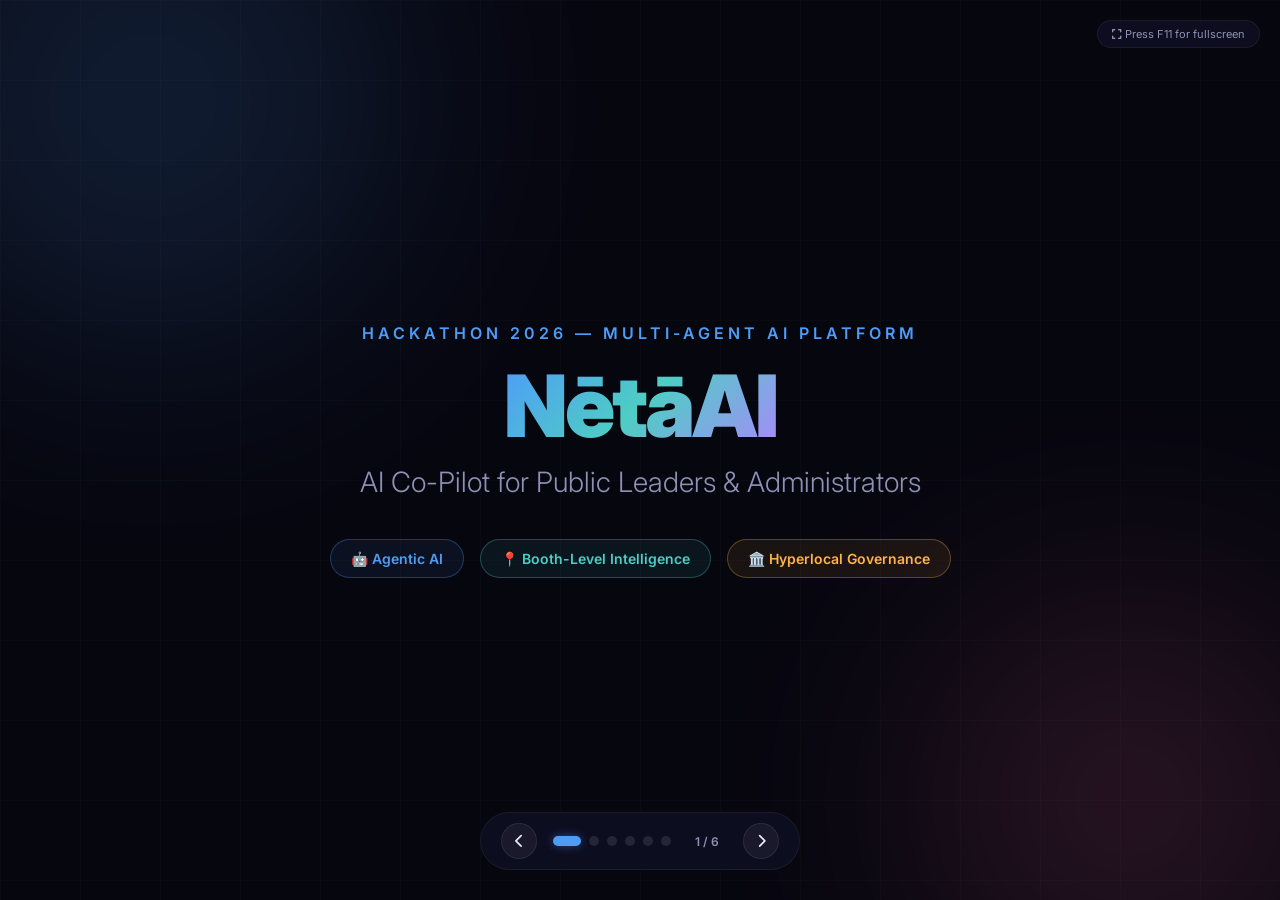
<file: pitch.html>
<!DOCTYPE html>
<html lang="en">
<head>
    <meta charset="UTF-8">
    <meta name="viewport" content="width=device-width, initial-scale=1.0">
    <title>NētāAI — Pitch Deck</title>
    <link rel="preconnect" href="https://fonts.googleapis.com">
    <link rel="preconnect" href="https://fonts.gstatic.com" crossorigin>
    <link href="https://fonts.googleapis.com/css2?family=Inter:wght@300;400;500;600;700;800;900&display=swap" rel="stylesheet">
    <link rel="stylesheet" href="https://cdnjs.cloudflare.com/ajax/libs/font-awesome/6.5.1/css/all.min.css">
    <style>
        *, *::before, *::after { margin: 0; padding: 0; box-sizing: border-box; }

        :root {
            --bg: #06060f;
            --blue: #4F9CF7;
            --green: #4ECDC4;
            --amber: #FFB347;
            --rose: #FF6B9D;
            --purple: #A78BFA;
            --text: #e8eaf6;
            --muted: #8e91b5;
        }

        body {
            font-family: 'Inter', sans-serif;
            background: var(--bg);
            color: var(--text);
            overflow: hidden;
            height: 100vh;
            cursor: default;
        }

        /* Slide Container */
        .slides-wrapper {
            position: relative;
            width: 100vw;
            height: 100vh;
        }

        .slide {
            position: absolute;
            inset: 0;
            display: flex;
            flex-direction: column;
            align-items: center;
            justify-content: center;
            padding: 60px 80px;
            opacity: 0;
            transform: translateX(60px);
            transition: all 0.6s cubic-bezier(0.4, 0, 0.2, 1);
            pointer-events: none;
            overflow: hidden;
        }

        .slide.active {
            opacity: 1;
            transform: translateX(0);
            pointer-events: auto;
        }

        .slide.exit-left {
            opacity: 0;
            transform: translateX(-60px);
        }

        /* Background effects */
        .slide::before {
            content: '';
            position: absolute;
            inset: 0;
            background-image:
                linear-gradient(rgba(255,255,255,0.015) 1px, transparent 1px),
                linear-gradient(90deg, rgba(255,255,255,0.015) 1px, transparent 1px);
            background-size: 80px 80px;
            pointer-events: none;
        }

        .slide-glow {
            position: absolute;
            border-radius: 50%;
            filter: blur(120px);
            opacity: 0.15;
            pointer-events: none;
        }

        /* ========== SLIDE 1: Title ========== */
        .slide-1 .glow-1 { width: 500px; height: 500px; background: var(--blue); top: -150px; left: -100px; }
        .slide-1 .glow-2 { width: 400px; height: 400px; background: var(--rose); bottom: -100px; right: -50px; }

        .title-pre {
            font-size: 16px;
            font-weight: 600;
            letter-spacing: 4px;
            color: var(--blue);
            text-transform: uppercase;
            margin-bottom: 20px;
            opacity: 0;
            animation: fadeUp 0.6s 0.3s forwards;
        }

        .title-main {
            font-size: 86px;
            font-weight: 900;
            letter-spacing: -3px;
            line-height: 1;
            background: linear-gradient(135deg, var(--blue), var(--green), var(--purple));
            -webkit-background-clip: text;
            -webkit-text-fill-color: transparent;
            background-clip: text;
            margin-bottom: 16px;
            opacity: 0;
            animation: fadeUp 0.6s 0.5s forwards;
        }

        .title-sub {
            font-size: 28px;
            font-weight: 300;
            color: var(--muted);
            margin-bottom: 40px;
            opacity: 0;
            animation: fadeUp 0.6s 0.7s forwards;
        }

        .title-badges {
            display: flex;
            gap: 16px;
            opacity: 0;
            animation: fadeUp 0.6s 0.9s forwards;
        }

        .title-badge {
            padding: 10px 20px;
            border-radius: 50px;
            font-size: 14px;
            font-weight: 600;
            border: 1px solid;
        }

        .title-badge.b1 { border-color: rgba(79,156,247,0.3); color: var(--blue); background: rgba(79,156,247,0.08); }
        .title-badge.b2 { border-color: rgba(78,205,196,0.3); color: var(--green); background: rgba(78,205,196,0.08); }
        .title-badge.b3 { border-color: rgba(255,179,71,0.3); color: var(--amber); background: rgba(255,179,71,0.08); }

        @keyframes fadeUp {
            from { opacity: 0; transform: translateY(20px); }
            to { opacity: 1; transform: translateY(0); }
        }

        /* ========== SLIDE 2: Problem ========== */
        .slide-header {
            font-size: 13px;
            font-weight: 700;
            letter-spacing: 3px;
            color: var(--blue);
            text-transform: uppercase;
            margin-bottom: 12px;
            text-align: center;
        }

        .slide-title {
            font-size: 48px;
            font-weight: 800;
            letter-spacing: -1.5px;
            text-align: center;
            margin-bottom: 40px;
            line-height: 1.15;
        }

        .problem-grid {
            display: grid;
            grid-template-columns: repeat(3, 1fr);
            gap: 24px;
            max-width: 1100px;
            width: 100%;
        }

        .problem-card {
            background: rgba(15,15,35,0.7);
            border: 1px solid rgba(255,255,255,0.06);
            border-radius: 16px;
            padding: 32px;
            text-align: center;
        }

        .problem-card .p-icon {
            font-size: 40px;
            margin-bottom: 16px;
        }

        .problem-card h3 {
            font-size: 18px;
            font-weight: 700;
            margin-bottom: 8px;
        }

        .problem-card p {
            font-size: 14px;
            color: var(--muted);
            line-height: 1.6;
        }

        /* ========== SLIDE 3: Solution ========== */
        .solution-layout {
            display: flex;
            align-items: center;
            gap: 60px;
            max-width: 1200px;
            width: 100%;
        }

        .solution-text { flex: 1; }

        .solution-text h2 {
            font-size: 42px;
            font-weight: 800;
            letter-spacing: -1px;
            margin-bottom: 20px;
            line-height: 1.15;
        }

        .solution-text h2 span {
            background: linear-gradient(135deg, var(--blue), var(--green));
            -webkit-background-clip: text;
            -webkit-text-fill-color: transparent;
            background-clip: text;
        }

        .solution-text p {
            font-size: 16px;
            color: var(--muted);
            line-height: 1.7;
            margin-bottom: 24px;
        }

        .solution-features {
            list-style: none;
        }

        .solution-features li {
            display: flex;
            align-items: center;
            gap: 12px;
            padding: 8px 0;
            font-size: 15px;
            font-weight: 500;
        }

        .solution-features li .check {
            width: 24px; height: 24px;
            background: rgba(78,205,196,0.15);
            color: var(--green);
            border-radius: 50%;
            display: flex;
            align-items: center;
            justify-content: center;
            font-size: 11px;
            flex-shrink: 0;
        }

        .solution-visual {
            flex: 0 0 420px;
            display: grid;
            grid-template-columns: 1fr 1fr;
            gap: 16px;
        }

        .sv-card {
            background: rgba(15,15,35,0.8);
            border: 1px solid rgba(255,255,255,0.06);
            border-radius: 14px;
            padding: 24px;
            text-align: center;
            position: relative;
            overflow: hidden;
        }

        .sv-card::before {
            content: '';
            position: absolute;
            top: 0; left: 0; right: 0;
            height: 3px;
        }

        .sv-card:nth-child(1)::before { background: linear-gradient(90deg, var(--blue), #6C63FF); }
        .sv-card:nth-child(2)::before { background: linear-gradient(90deg, var(--green), #44B89D); }
        .sv-card:nth-child(3)::before { background: linear-gradient(90deg, var(--amber), #FF8C42); }
        .sv-card:nth-child(4)::before { background: linear-gradient(90deg, var(--rose), #FF4081); }

        .sv-card i { font-size: 28px; margin-bottom: 10px; display: block; }
        .sv-card:nth-child(1) i { color: var(--blue); }
        .sv-card:nth-child(2) i { color: var(--green); }
        .sv-card:nth-child(3) i { color: var(--amber); }
        .sv-card:nth-child(4) i { color: var(--rose); }

        .sv-card h4 { font-size: 13px; font-weight: 700; margin-bottom: 4px; }
        .sv-card span { font-size: 11px; color: var(--muted); }

        /* ========== SLIDE 4: Architecture ========== */
        .arch-visual {
            max-width: 1100px;
            width: 100%;
        }

        .arch-row {
            display: flex;
            justify-content: center;
            gap: 16px;
            margin-bottom: 8px;
        }

        .arch-box {
            background: rgba(15,15,35,0.7);
            border: 1px solid rgba(255,255,255,0.06);
            border-radius: 10px;
            padding: 14px 24px;
            font-size: 13px;
            font-weight: 600;
            display: flex;
            align-items: center;
            gap: 8px;
            white-space: nowrap;
        }

        .arch-box i { font-size: 16px; }
        .arch-box.src i { color: var(--blue); }

        .arch-arrow-row {
            text-align: center;
            padding: 10px 0;
            color: var(--muted);
            font-size: 18px;
            animation: bounce2 2s infinite;
        }

        @keyframes bounce2 {
            0%, 100% { transform: translateY(0); }
            50% { transform: translateY(4px); }
        }

        .arch-agents-row {
            display: grid;
            grid-template-columns: repeat(4, 1fr);
            gap: 16px;
            margin-bottom: 8px;
        }

        .arch-agent {
            background: rgba(15,15,35,0.8);
            border: 1px solid rgba(255,255,255,0.06);
            border-radius: 12px;
            padding: 20px;
            text-align: center;
            position: relative;
            overflow: hidden;
        }

        .arch-agent::before {
            content: '';
            position: absolute;
            top: 0; left: 0; right: 0;
            height: 3px;
        }

        .arch-agent:nth-child(1)::before { background: var(--blue); }
        .arch-agent:nth-child(2)::before { background: var(--green); }
        .arch-agent:nth-child(3)::before { background: var(--amber); }
        .arch-agent:nth-child(4)::before { background: var(--rose); }

        .arch-agent .aa-icon {
            width: 40px; height: 40px;
            border-radius: 10px;
            display: flex;
            align-items: center;
            justify-content: center;
            font-size: 18px;
            margin: 0 auto 10px;
        }

        .arch-agent:nth-child(1) .aa-icon { background: rgba(79,156,247,0.15); color: var(--blue); }
        .arch-agent:nth-child(2) .aa-icon { background: rgba(78,205,196,0.15); color: var(--green); }
        .arch-agent:nth-child(3) .aa-icon { background: rgba(255,179,71,0.15); color: var(--amber); }
        .arch-agent:nth-child(4) .aa-icon { background: rgba(255,107,157,0.15); color: var(--rose); }

        .arch-agent h4 { font-size: 14px; font-weight: 700; }
        .arch-agent span { font-size: 11px; color: var(--muted); }

        .arch-output-row {
            display: flex;
            justify-content: center;
            gap: 16px;
        }

        .arch-output {
            background: rgba(78,205,196,0.05);
            border: 1px solid rgba(78,205,196,0.15);
            border-radius: 10px;
            padding: 12px 22px;
            font-size: 13px;
            font-weight: 600;
            display: flex;
            align-items: center;
            gap: 8px;
            color: var(--green);
        }

        /* ========== SLIDE 5: Impact ========== */
        .impact-grid {
            display: grid;
            grid-template-columns: repeat(4, 1fr);
            gap: 24px;
            max-width: 1100px;
            width: 100%;
            margin-bottom: 40px;
        }

        .impact-card {
            background: rgba(15,15,35,0.7);
            border: 1px solid rgba(255,255,255,0.06);
            border-radius: 16px;
            padding: 32px;
            text-align: center;
        }

        .impact-number {
            font-size: 52px;
            font-weight: 900;
            letter-spacing: -2px;
            line-height: 1;
            margin-bottom: 8px;
        }

        .impact-card:nth-child(1) .impact-number { color: var(--blue); }
        .impact-card:nth-child(2) .impact-number { color: var(--green); }
        .impact-card:nth-child(3) .impact-number { color: var(--amber); }
        .impact-card:nth-child(4) .impact-number { color: var(--rose); }

        .impact-label {
            font-size: 14px;
            color: var(--muted);
            font-weight: 500;
        }

        .market-text {
            text-align: center;
            max-width: 700px;
        }

        .market-text p {
            font-size: 18px;
            color: var(--muted);
            line-height: 1.7;
        }

        .market-text strong {
            color: var(--text);
        }

        /* ========== SLIDE 6: Demo CTA ========== */
        .cta-icon {
            width: 100px; height: 100px;
            border-radius: 50%;
            background: linear-gradient(135deg, var(--blue), var(--purple));
            display: flex;
            align-items: center;
            justify-content: center;
            font-size: 42px;
            color: white;
            margin-bottom: 30px;
            box-shadow: 0 0 60px rgba(79,156,247,0.3);
            animation: ctaPulse 3s infinite;
        }

        @keyframes ctaPulse {
            0%, 100% { box-shadow: 0 0 30px rgba(79,156,247,0.2); }
            50% { box-shadow: 0 0 80px rgba(79,156,247,0.4); }
        }

        .cta-title {
            font-size: 56px;
            font-weight: 900;
            letter-spacing: -2px;
            margin-bottom: 16px;
        }

        .cta-sub {
            font-size: 20px;
            color: var(--muted);
            margin-bottom: 36px;
        }

        .cta-btn {
            display: inline-flex;
            align-items: center;
            gap: 10px;
            padding: 16px 40px;
            background: linear-gradient(135deg, var(--blue), #6C63FF);
            border: none;
            border-radius: 50px;
            color: white;
            font-family: inherit;
            font-size: 17px;
            font-weight: 700;
            cursor: pointer;
            text-decoration: none;
            transition: all 0.3s ease;
        }

        .cta-btn:hover {
            transform: translateY(-2px);
            box-shadow: 0 8px 32px rgba(79,156,247,0.4);
        }

        .cta-team {
            margin-top: 48px;
            font-size: 14px;
            color: var(--muted);
        }

        .cta-team strong {
            color: var(--text);
        }

        /* ========== Navigation ========== */
        .nav-bar {
            position: fixed;
            bottom: 30px;
            left: 50%;
            transform: translateX(-50%);
            display: flex;
            align-items: center;
            gap: 16px;
            padding: 10px 20px;
            background: rgba(15,15,35,0.9);
            border: 1px solid rgba(255,255,255,0.06);
            border-radius: 50px;
            backdrop-filter: blur(20px);
            z-index: 100;
        }

        .nav-dots {
            display: flex;
            gap: 8px;
        }

        .nav-dot {
            width: 10px; height: 10px;
            border-radius: 50%;
            background: rgba(255,255,255,0.1);
            cursor: pointer;
            transition: all 0.3s ease;
        }

        .nav-dot.active {
            background: var(--blue);
            box-shadow: 0 0 10px rgba(79,156,247,0.4);
            width: 28px;
            border-radius: 5px;
        }

        .nav-btn {
            background: rgba(255,255,255,0.05);
            border: 1px solid rgba(255,255,255,0.08);
            color: var(--text);
            width: 36px; height: 36px;
            border-radius: 50%;
            display: flex;
            align-items: center;
            justify-content: center;
            cursor: pointer;
            font-size: 14px;
            transition: all 0.2s ease;
        }

        .nav-btn:hover { background: rgba(255,255,255,0.1); }

        .slide-count {
            font-size: 12px;
            font-weight: 600;
            color: var(--muted);
            min-width: 40px;
            text-align: center;
        }

        /* Fullscreen hint */
        .fs-hint {
            position: fixed;
            top: 20px;
            right: 20px;
            font-size: 11px;
            color: var(--muted);
            background: rgba(15,15,35,0.8);
            padding: 6px 14px;
            border-radius: 20px;
            border: 1px solid rgba(255,255,255,0.06);
            z-index: 100;
            cursor: pointer;
        }

        .fs-hint:hover { color: var(--text); }

        @media (max-width: 1024px) {
            .slide { padding: 40px; }
            .title-main { font-size: 56px; }
            .slide-title { font-size: 36px; }
            .problem-grid { grid-template-columns: 1fr; max-width: 500px; }
            .solution-layout { flex-direction: column; }
            .solution-visual { flex: auto; width: 100%; }
            .arch-agents-row { grid-template-columns: repeat(2, 1fr); }
            .impact-grid { grid-template-columns: repeat(2, 1fr); }
        }
    </style>
</head>
<body>
    <div class="fs-hint" onclick="toggleFullscreen()">
        <i class="fas fa-expand"></i> Press F11 for fullscreen
    </div>

    <div class="slides-wrapper">
        <!-- SLIDE 1: Title -->
        <div class="slide slide-1 active" data-slide="1">
            <div class="slide-glow glow-1"></div>
            <div class="slide-glow glow-2"></div>
            <div class="title-pre">Hackathon 2026 — Multi-Agent AI Platform</div>
            <div class="title-main">NētāAI</div>
            <div class="title-sub">AI Co-Pilot for Public Leaders & Administrators</div>
            <div class="title-badges">
                <span class="title-badge b1">🤖 Agentic AI</span>
                <span class="title-badge b2">📍 Booth-Level Intelligence</span>
                <span class="title-badge b3">🏛️ Hyperlocal Governance</span>
            </div>
        </div>

        <!-- SLIDE 2: Problem -->
        <div class="slide slide-2" data-slide="2">
            <div class="slide-header">THE PROBLEM</div>
            <div class="slide-title">Public leaders are drowning in data<br>but starving for insights</div>
            <div class="problem-grid">
                <div class="problem-card">
                    <div class="p-icon">📄</div>
                    <h3>Information Overload</h3>
                    <p>1000s of documents, reports, and RTIs — manually processed. No time, no insights.</p>
                </div>
                <div class="problem-card">
                    <div class="p-icon">🔍</div>
                    <h3>Zero Ground Intelligence</h3>
                    <p>No real-time data on voter sentiment, booth trends, or community issues. Decisions made blindly.</p>
                </div>
                <div class="problem-card">
                    <div class="p-icon">🕳️</div>
                    <h3>Accountability Gap</h3>
                    <p>₹Crores spent on development — but no proof, no tracking, no citizen notification.</p>
                </div>
            </div>
        </div>

        <!-- SLIDE 3: Solution -->
        <div class="slide slide-3" data-slide="3">
            <div class="solution-layout">
                <div class="solution-text">
                    <div class="slide-header" style="text-align:left;">OUR SOLUTION</div>
                    <h2>4 AI Agents, one<br><span>Intelligent Command Centre</span></h2>
                    <p>NētāAI deploys a multi-agent agentic AI system where each agent acts as a digital department — processing data in parallel, generating insights, and enabling data-driven governance.</p>
                    <ul class="solution-features">
                        <li><span class="check"><i class="fas fa-check"></i></span> Summarize 100-page documents in seconds</li>
                        <li><span class="check"><i class="fas fa-check"></i></span> Booth-level voter segmentation across 250+ booths</li>
                        <li><span class="check"><i class="fas fa-check"></i></span> Real-time development tracking with proof</li>
                        <li><span class="check"><i class="fas fa-check"></i></span> Sentiment analysis from social media & ground data</li>
                        <li><span class="check"><i class="fas fa-check"></i></span> Automated citizen notifications by location</li>
                    </ul>
                </div>
                <div class="solution-visual">
                    <div class="sv-card">
                        <i class="fas fa-file-alt"></i>
                        <h4>Agent 1</h4>
                        <span>Document Intelligence</span>
                    </div>
                    <div class="sv-card">
                        <i class="fas fa-users"></i>
                        <h4>Agent 2</h4>
                        <span>Community Intel</span>
                    </div>
                    <div class="sv-card">
                        <i class="fas fa-hard-hat"></i>
                        <h4>Agent 3</h4>
                        <span>Governance Tracking</span>
                    </div>
                    <div class="sv-card">
                        <i class="fas fa-chart-line"></i>
                        <h4>Agent 4</h4>
                        <span>Sentiment & Workers</span>
                    </div>
                </div>
            </div>
        </div>

        <!-- SLIDE 4: Architecture -->
        <div class="slide slide-4" data-slide="4">
            <div class="slide-header">ARCHITECTURE</div>
            <div class="slide-title">Multi-Agent Agentic AI Pipeline</div>
            <div class="arch-visual">
                <div class="arch-row">
                    <div class="arch-box src"><i class="fas fa-file-pdf"></i> Documents</div>
                    <div class="arch-box src"><i class="fas fa-poll"></i> Booth Data</div>
                    <div class="arch-box src"><i class="fas fa-hashtag"></i> Social Media</div>
                    <div class="arch-box src"><i class="fas fa-clipboard"></i> Worker Reports</div>
                </div>
                <div class="arch-arrow-row"><i class="fas fa-chevron-down"></i> <i class="fas fa-chevron-down"></i> <i class="fas fa-chevron-down"></i></div>
                <div class="arch-agents-row">
                    <div class="arch-agent">
                        <div class="aa-icon"><i class="fas fa-file-alt"></i></div>
                        <h4>Agent 1</h4>
                        <span>Document Intelligence</span>
                    </div>
                    <div class="arch-agent">
                        <div class="aa-icon"><i class="fas fa-users"></i></div>
                        <h4>Agent 2</h4>
                        <span>Community Intel</span>
                    </div>
                    <div class="arch-agent">
                        <div class="aa-icon"><i class="fas fa-hard-hat"></i></div>
                        <h4>Agent 3</h4>
                        <span>Governance Tracking</span>
                    </div>
                    <div class="arch-agent">
                        <div class="aa-icon"><i class="fas fa-chart-line"></i></div>
                        <h4>Agent 4</h4>
                        <span>Sentiment & Workers</span>
                    </div>
                </div>
                <div class="arch-arrow-row"><i class="fas fa-chevron-down"></i> <i class="fas fa-chevron-down"></i> <i class="fas fa-chevron-down"></i></div>
                <div class="arch-output-row">
                    <div class="arch-output"><i class="fas fa-lightbulb"></i> Insights</div>
                    <div class="arch-output"><i class="fas fa-bell"></i> Alerts</div>
                    <div class="arch-output"><i class="fas fa-pen-fancy"></i> Drafts</div>
                    <div class="arch-output"><i class="fas fa-check-circle"></i> Decisions</div>
                </div>
            </div>
        </div>

        <!-- SLIDE 5: Impact -->
        <div class="slide slide-5" data-slide="5">
            <div class="slide-header">IMPACT & MARKET</div>
            <div class="slide-title">Built for Scale</div>
            <div class="impact-grid">
                <div class="impact-card">
                    <div class="impact-number">4</div>
                    <div class="impact-label">AI Agents Working<br>in Parallel</div>
                </div>
                <div class="impact-card">
                    <div class="impact-number">250+</div>
                    <div class="impact-label">Booths Analyzed<br>Per Constituency</div>
                </div>
                <div class="impact-card">
                    <div class="impact-number">10x</div>
                    <div class="impact-label">Faster Decision<br>Making</div>
                </div>
                <div class="impact-card">
                    <div class="impact-number">543</div>
                    <div class="impact-label">Lok Sabha Seats<br>Addressable Market</div>
                </div>
            </div>
            <div class="market-text">
                <p>India has <strong>543 MPs, 4,000+ MLAs, and 250,000+ local leaders</strong> — all making decisions without data intelligence. NētāAI transforms how public leaders govern, engage, and deliver results. <strong>A ₹100 crore+ market opportunity.</strong></p>
            </div>
        </div>

        <!-- SLIDE 6: Demo CTA -->
        <div class="slide slide-6" data-slide="6">
            <div class="cta-icon"><i class="fas fa-rocket"></i></div>
            <div class="cta-title">Let's Demo</div>
            <div class="cta-sub">Watch 4 AI agents process a real scenario in real-time</div>
            <a class="cta-btn" href="index.html" target="_blank">
                <i class="fas fa-play"></i> Open Live Dashboard
            </a>
            <div class="cta-team">
                Built by <strong>Team NētāAI</strong> — Hackathon 2026
            </div>
        </div>
    </div>

    <!-- Navigation -->
    <div class="nav-bar">
        <button class="nav-btn" id="prevBtn"><i class="fas fa-chevron-left"></i></button>
        <div class="nav-dots" id="navDots"></div>
        <span class="slide-count" id="slideCount">1 / 6</span>
        <button class="nav-btn" id="nextBtn"><i class="fas fa-chevron-right"></i></button>
    </div>

    <script>
        const totalSlides = 6;
        let currentSlide = 1;

        // Build dots
        const dotsContainer = document.getElementById('navDots');
        for (let i = 1; i <= totalSlides; i++) {
            const dot = document.createElement('div');
            dot.className = 'nav-dot' + (i === 1 ? ' active' : '');
            dot.dataset.slide = i;
            dot.addEventListener('click', () => goToSlide(i));
            dotsContainer.appendChild(dot);
        }

        function goToSlide(n) {
            if (n < 1 || n > totalSlides || n === currentSlide) return;

            const current = document.querySelector(`.slide[data-slide="${currentSlide}"]`);
            const next = document.querySelector(`.slide[data-slide="${n}"]`);

            if (n > currentSlide) {
                current.classList.remove('active');
                current.classList.add('exit-left');
                next.style.transform = 'translateX(60px)';
            } else {
                current.classList.remove('active');
                current.style.transform = 'translateX(60px)';
                next.classList.remove('exit-left');
                next.style.transform = 'translateX(-60px)';
            }

            setTimeout(() => {
                next.classList.add('active');
                next.style.transform = '';
            }, 50);

            setTimeout(() => {
                current.classList.remove('exit-left');
                current.style.transform = '';
            }, 600);

            currentSlide = n;
            updateNav();
        }

        function nextSlide() { goToSlide(currentSlide + 1); }
        function prevSlide() { goToSlide(currentSlide - 1); }

        function updateNav() {
            document.querySelectorAll('.nav-dot').forEach(d => {
                d.classList.toggle('active', parseInt(d.dataset.slide) === currentSlide);
            });
            document.getElementById('slideCount').textContent = `${currentSlide} / ${totalSlides}`;
        }

        document.getElementById('nextBtn').addEventListener('click', nextSlide);
        document.getElementById('prevBtn').addEventListener('click', prevSlide);

        document.addEventListener('keydown', (e) => {
            if (e.key === 'ArrowRight' || e.key === ' ') { e.preventDefault(); nextSlide(); }
            if (e.key === 'ArrowLeft') { e.preventDefault(); prevSlide(); }
        });

        function toggleFullscreen() {
            if (!document.fullscreenElement) {
                document.documentElement.requestFullscreen();
            } else {
                document.exitFullscreen();
            }
        }
    </script>
</body>
</html>
</file>
